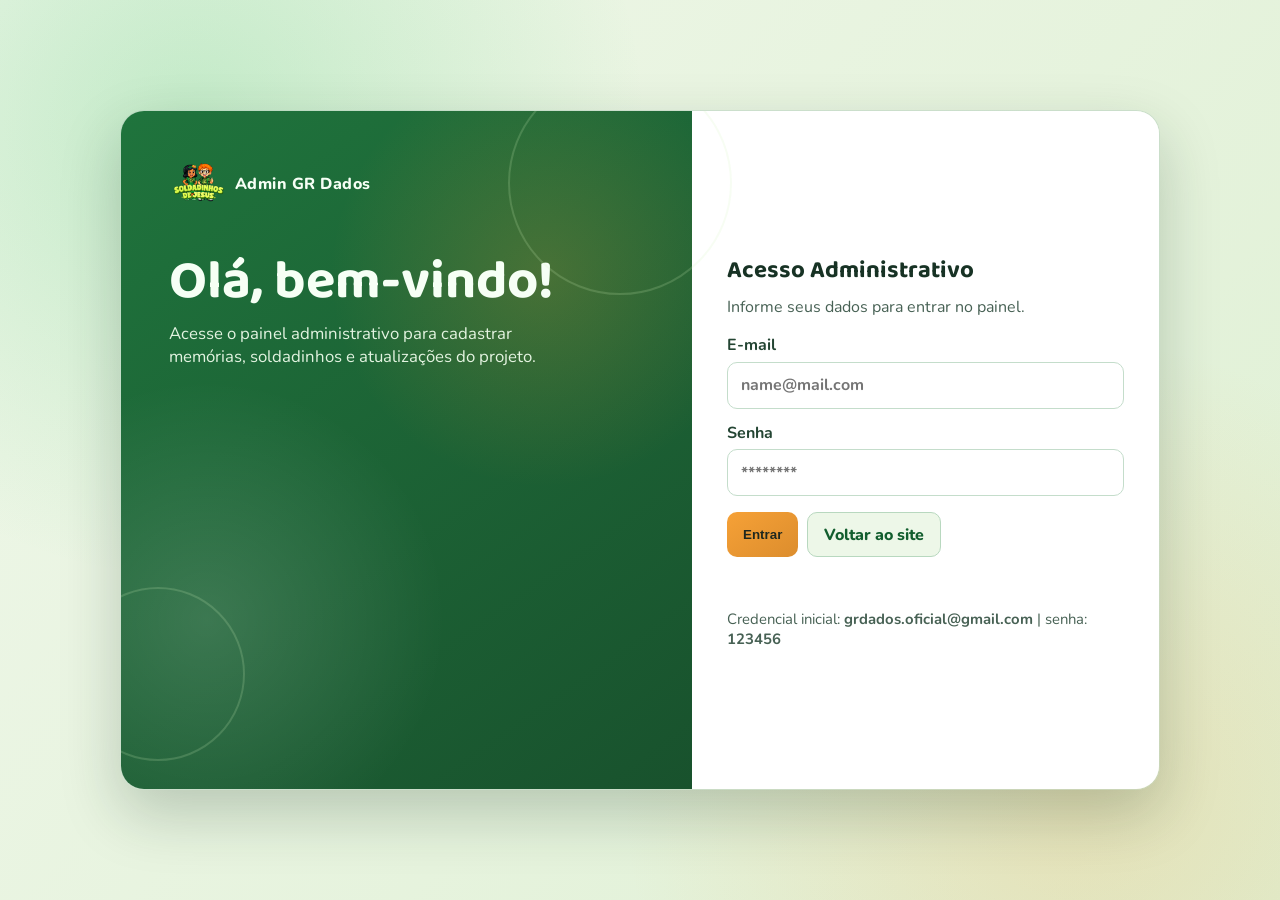
<file: admin.html>
﻿<!doctype html>
<html lang="pt-BR">
  <head>
    <meta charset="UTF-8" />
    <meta name="viewport" content="width=device-width, initial-scale=1.0" />
    <title>Painel Admin | Soldadinhos de Jesus</title>
    <link rel="preconnect" href="https://fonts.googleapis.com" />
    <link rel="preconnect" href="https://fonts.gstatic.com" crossorigin />
    <link
      href="https://fonts.googleapis.com/css2?family=Baloo+2:wght@600;700;800&family=Nunito:wght@400;600;700;800&display=swap"
      rel="stylesheet"
    />
    <link rel="stylesheet" href="admin.css" />
  </head>
  <body>
    <header class="admin-header">
      <div class="admin-container admin-header-wrap">
        <div>
          <p class="eyebrow">Painel Administrativo</p>
          <h1>Gestão do Projeto Soldadinhos de Jesus</h1>
        </div>
        <div class="admin-header-actions">
          <a class="btn btn-light" href="index.html">Voltar ao site</a>
          <button class="btn btn-muted" id="logoutAdmin" type="button">Sair</button>
        </div>
      </div>
    </header>

    <main class="admin-container admin-main">
      <section class="admin-panel">
        <div class="panel-head">
          <h2>Configuração do Cloudinary</h2>
        </div>
        <form id="cloudForm" class="admin-form compact-form">
          <label>
            Cloud Name
            <input id="cloudName" placeholder="ex: grdados" required />
          </label>
          <label>
            Upload Preset (unsigned)
            <input id="uploadPreset" placeholder="ex: soldadinhos_upload" required />
          </label>
          <label>
            Largura padrão das imagens
            <select id="imageWidth">
              <option value="800">800px</option>
              <option value="1200">1200px</option>
              <option value="1600">1600px</option>
            </select>
          </label>
          <div class="form-actions">
            <button type="submit" class="btn btn-primary">Salvar configuração</button>
            <span id="cloudStatus" class="form-status" aria-live="polite"></span>
          </div>
        </form>
      </section>

      <section class="admin-tabs-panel">
        <div class="admin-tabs" role="tablist" aria-label="Menu de gestão">
          <button class="admin-tab is-active" type="button" data-tab="memories">Criar Memórias</button>
          <button class="admin-tab" type="button" data-tab="soldiers">Criar Cartão de Soldadinho</button>
        </div>

        <div class="admin-tab-panels">
          <section class="admin-tab-panel is-active" id="tab-memories" data-panel="memories">
            <div class="admin-panel">
              <div class="panel-head">
                <h2>Eventos (hero + galeria)</h2>
                <button type="button" class="btn btn-danger" id="resetEvents">Restaurar padrão</button>
              </div>
              <form id="eventForm" class="admin-form">
                <input type="hidden" id="eventIndex" value="" />
                <label>
                  Título do evento
                  <input id="eventTitle" required />
                </label>
                <label>
                  Data do evento
                  <input id="eventDate" type="date" />
                </label>
                <label class="full-col">
                  Resumo do evento
                  <textarea id="eventSummary" rows="3"></textarea>
                </label>
                <label class="full-col">
                  URLs das fotos (1 por linha)
                  <textarea id="eventPhotoUrls" rows="5" placeholder="https://...&#10;https://..."></textarea>
                </label>
                <label class="full-col">
                  Upload de fotos (múltiplas)
                  <input id="eventPhotoFiles" type="file" accept="image/*" multiple />
                </label>
                <div class="form-actions full-col">
                  <button type="submit" class="btn btn-primary">Salvar evento</button>
                  <button type="button" class="btn btn-muted" id="cancelEventEdit">Cancelar edição</button>
                  <span id="eventStatus" class="form-status" aria-live="polite"></span>
                </div>
              </form>
              <div id="eventList" class="admin-list"></div>
            </div>

          </section>

          <section class="admin-tab-panel" id="tab-soldiers" data-panel="soldiers">
            <div class="admin-panel">
              <div class="panel-head">
                <h2>Cartão de Soldadinho</h2>
                <button type="button" class="btn btn-danger" id="resetSoldiers">Restaurar padrão</button>
              </div>
              <form id="soldierForm" class="admin-form">
                <input type="hidden" id="soldierIndex" value="" />
                <label>
                  Nome
                  <input id="soldierName" required />
                </label>
                <label>
                  Habilidade principal
                  <input id="soldierRole" required placeholder="ex: Louvor e Alegria" />
                </label>
                <label class="full-col">
                  Características (separadas por vírgula)
                  <input id="soldierTraits" placeholder="ex: Educação, Energia, Brincalhão" />
                </label>
                <label class="full-col">
                  Medalhas (separadas por vírgula)
                  <input id="soldierMedals" placeholder="ex: Coragem, Fé, Amizade" />
                </label>
                <label>
                  URL da foto (opcional)
                  <input id="soldierPhoto" type="url" />
                </label>
                <label>
                  Upload da foto
                  <input id="soldierFile" type="file" accept="image/*" />
                </label>
                <div class="form-actions full-col">
                  <button type="button" class="btn btn-muted" id="uploadSoldierImage">Enviar foto</button>
                  <button type="submit" class="btn btn-primary">Salvar soldadinho</button>
                  <button type="button" class="btn btn-muted" id="cancelSoldierEdit">Cancelar edição</button>
                  <span id="soldierUploadStatus" class="upload-status"></span>
                  <span id="soldierStatus" class="form-status" aria-live="polite"></span>
                </div>
              </form>
              <div id="soldierList" class="admin-list"></div>
            </div>
          </section>

        </div>
      </section>
    </main>

    <script src="admin.js"></script>
  </body>
</html>
</file>
<file: admin.css>
﻿:root {
  --bg: #eef6e7;
  --surface: #ffffff;
  --text: #163426;
  --text-soft: #476154;
  --brand: #1f8f45;
  --accent: #f5a83a;
  --danger: #c84747;
  --line: #d6e6d6;
  --shadow: 0 12px 28px rgba(14, 48, 30, 0.14);
}

* {
  box-sizing: border-box;
}

body {
  margin: 0;
  font-family: "Nunito", sans-serif;
  background: var(--bg);
  color: var(--text);
}

.admin-container {
  width: min(1140px, 92%);
  margin: 0 auto;
}

.admin-header {
  background: linear-gradient(130deg, #1a7c3e, #2ea65a);
  color: #f2fff5;
  padding: 1.2rem 0;
}

.admin-header-wrap {
  display: flex;
  justify-content: space-between;
  align-items: center;
  gap: 1rem;
}

.admin-header-actions {
  display: flex;
  gap: 0.5rem;
  align-items: center;
}

.eyebrow {
  margin: 0;
  letter-spacing: 0.08em;
  text-transform: uppercase;
  font-size: 0.77rem;
  font-weight: 800;
  color: #ffe6be;
}

h1,
h2 {
  margin: 0;
  font-family: "Baloo 2", cursive;
}

h1 {
  font-size: clamp(1.4rem, 3.6vw, 2.1rem);
}

h2 {
  font-size: clamp(1.2rem, 3vw, 1.6rem);
}

.admin-main {
  display: grid;
  gap: 1rem;
  padding: 1.2rem 0 2rem;
}

.admin-panel,
.admin-tabs-panel {
  background: var(--surface);
  border-radius: 18px;
  box-shadow: var(--shadow);
  padding: 1rem;
}

.panel-head {
  display: flex;
  justify-content: space-between;
  align-items: center;
  gap: 1rem;
  margin-bottom: 0.8rem;
}

.admin-tabs {
  display: flex;
  gap: 0.5rem;
  flex-wrap: wrap;
  margin-bottom: 0.9rem;
}

.admin-tab {
  border: 1px solid #cae1c9;
  background: #f3fbf1;
  color: #215e37;
  border-radius: 999px;
  padding: 0.52rem 0.9rem;
  font-weight: 800;
  cursor: pointer;
}

.admin-tab.is-active {
  background: #1f8f45;
  color: #fff;
  border-color: #1f8f45;
  box-shadow: 0 8px 15px rgba(17, 99, 49, 0.2);
}

.admin-tab-panel {
  display: none;
  gap: 1rem;
}

.admin-tab-panel.is-active {
  display: grid;
}

.admin-form {
  display: grid;
  grid-template-columns: repeat(2, minmax(0, 1fr));
  gap: 0.75rem;
  margin-bottom: 1rem;
}

.admin-form.compact-form {
  grid-template-columns: repeat(2, minmax(0, 1fr));
}

.admin-form label {
  display: grid;
  gap: 0.35rem;
  font-weight: 700;
  color: var(--text-soft);
}

.full-col {
  grid-column: 1 / -1;
}

.admin-form textarea,
.admin-form input {
  width: 100%;
  border: 1px solid #cfe0cc;
  border-radius: 10px;
  padding: 0.72rem;
  font: inherit;
}

.admin-form textarea {
  resize: vertical;
  min-height: 88px;
}

.form-actions {
  grid-column: 1 / -1;
  display: flex;
  gap: 0.55rem;
  flex-wrap: wrap;
  align-items: center;
}

.btn {
  border: 0;
  border-radius: 999px;
  padding: 0.62rem 1rem;
  font-weight: 800;
  cursor: pointer;
  text-decoration: none;
  display: inline-flex;
  align-items: center;
  justify-content: center;
}

.btn-primary {
  background: var(--accent);
  color: #2e1d08;
}

.btn-light {
  background: #ffffff;
  color: #1d7038;
}

.btn-muted {
  background: #e8f0e6;
  color: #365544;
}

.btn-danger {
  background: #fdecec;
  color: var(--danger);
}

.upload-status {
  font-weight: 700;
  color: #2a6f43;
  align-self: center;
}

.form-status {
  font-weight: 800;
  align-self: center;
  padding: 0.35rem 0.6rem;
  border-radius: 8px;
  min-height: 34px;
  display: inline-flex;
  align-items: center;
}

.form-status.success {
  color: #145c33;
  background: #e7f6ea;
  border: 1px solid #b7ddbf;
}

.form-status.error {
  color: #9f2d2d;
  background: #fdecec;
  border: 1px solid #f0bcbc;
}

.admin-list {
  display: grid;
  gap: 0.7rem;
}

.list-item {
  border: 1px solid var(--line);
  border-radius: 12px;
  padding: 0.7rem;
  display: flex;
  justify-content: space-between;
  gap: 0.8rem;
  background: #fdfefd;
}

.list-item.soldier-item {
  align-items: center;
}

.item-title {
  margin: 0 0 0.25rem;
  font-weight: 800;
}

.item-sub {
  margin: 0;
  color: var(--text-soft);
  font-size: 0.94rem;
}

.soldier-preview {
  width: 54px;
  height: 54px;
  object-fit: cover;
  border-radius: 10px;
  border: 1px solid #cde3ca;
}

.item-actions {
  display: flex;
  gap: 0.35rem;
  align-items: flex-start;
}

.item-actions button {
  border: 0;
  border-radius: 8px;
  font-weight: 700;
  padding: 0.4rem 0.65rem;
  cursor: pointer;
}

.edit-btn {
  background: #e9f5e8;
  color: #1d7038;
}

.delete-btn {
  background: #fdecec;
  color: var(--danger);
}

@media (max-width: 760px) {
  .admin-form,
  .admin-form.compact-form {
    grid-template-columns: 1fr;
  }

  .list-item {
    flex-direction: column;
  }

  .admin-header-wrap,
  .panel-head {
    flex-direction: column;
    align-items: flex-start;
  }

  .admin-tab {
    width: 100%;
    justify-content: center;
  }
}
</file>
<file: login.css>
:root {
  --bg1: #eff7e9;
  --bg2: #dff0d4;
  --card: #ffffff;
  --text: #173224;
  --text-soft: #476154;
  --primary: #2c9f49;
  --primary-dark: #125e2e;
  --accent: #f6a137;
  --accent-dark: #dc8d2d;
}

* { box-sizing: border-box; }

body {
  margin: 0;
  font-family: "Nunito", sans-serif;
  min-height: 100vh;
  background:
    radial-gradient(circle at 15% 14%, rgba(59, 196, 102, 0.24), transparent 34%),
    radial-gradient(circle at 84% 88%, rgba(246, 161, 55, 0.2), transparent 34%),
    linear-gradient(130deg, var(--bg1), var(--bg2));
  color: var(--text);
}

.login-page {
  min-height: 100vh;
  display: grid;
  place-items: center;
  padding: 1rem;
}

.login-shell {
  width: min(1040px, 96%);
  min-height: min(82vh, 680px);
  background: rgba(255, 255, 255, 0.34);
  border: 1px solid rgba(18, 94, 46, 0.16);
  border-radius: 24px;
  overflow: hidden;
  display: grid;
  grid-template-columns: 1.1fr 0.9fr;
  box-shadow: 0 24px 60px rgba(12, 47, 29, 0.22);
}

.login-visual {
  position: relative;
  padding: clamp(1.2rem, 4vw, 3rem);
  color: #f6fff5;
  background:
    radial-gradient(circle at 74% 24%, rgba(246, 161, 55, 0.2), transparent 32%),
    radial-gradient(circle at 15% 75%, rgba(255, 255, 255, 0.14), transparent 34%),
    linear-gradient(145deg, rgba(21, 109, 52, 0.95), rgba(13, 73, 35, 0.95));
}

.login-visual::before,
.login-visual::after {
  content: "";
  position: absolute;
  border-radius: 999px;
  border: 2px solid rgba(207, 241, 190, 0.18);
}

.login-visual::before {
  width: 220px;
  height: 220px;
  top: -40px;
  right: -40px;
}

.login-visual::after {
  width: 170px;
  height: 170px;
  bottom: 28px;
  left: -50px;
}

.visual-brand {
  display: inline-flex;
  align-items: center;
  gap: 0.5rem;
  font-weight: 800;
  letter-spacing: 0.03em;
}

.visual-brand img {
  width: 58px;
  height: auto;
}

.login-visual h1 {
  font-family: "Baloo 2", cursive;
  font-size: clamp(2rem, 4.8vw, 3.4rem);
  margin: 2.5rem 0 0.7rem;
  line-height: 1.04;
}

.login-visual p {
  margin: 0;
  max-width: 38ch;
  color: rgba(243, 255, 239, 0.92);
  font-size: 1.05rem;
}

.login-form-panel {
  background: var(--card);
  padding: clamp(1.1rem, 3vw, 2.2rem);
  display: grid;
  align-content: center;
}

.login-form-panel h2 {
  margin: 0;
  color: var(--text);
  font-family: "Baloo 2", cursive;
}

.login-sub {
  margin: 0.4rem 0 1rem;
  color: var(--text-soft);
}

.login-form {
  display: grid;
  gap: 0.8rem;
}

.login-form label {
  display: grid;
  gap: 0.35rem;
  font-weight: 700;
  color: #244533;
}

.login-form input {
  width: 100%;
  border: 1px solid #c4ddcb;
  border-radius: 10px;
  padding: 0.72rem 0.82rem;
  font: inherit;
}

.login-form input:focus {
  outline: none;
  border-color: var(--primary);
  box-shadow: 0 0 0 3px rgba(44, 159, 73, 0.2);
}

.login-actions {
  display: flex;
  gap: 0.55rem;
  flex-wrap: wrap;
  margin-top: 0.2rem;
}

.btn {
  border: 0;
  border-radius: 10px;
  padding: 0.66rem 1rem;
  font-weight: 800;
  text-decoration: none;
  cursor: pointer;
  display: inline-flex;
  justify-content: center;
  align-items: center;
}

.btn-primary {
  background: linear-gradient(145deg, var(--accent), var(--accent-dark));
  color: #1f281f;
}

.btn-outline {
  background: #edf7e8;
  color: var(--primary-dark);
  border: 1px solid #b8d8bf;
}

.login-status {
  min-height: 24px;
  margin: 0.1rem 0 0;
  font-weight: 800;
  color: var(--primary-dark);
}

.login-status.error {
  color: #b02a2a;
}

.login-help {
  margin: 0.85rem 0 0;
  color: #476154;
  font-size: 0.93rem;
}

@media (max-width: 900px) {
  .login-shell {
    grid-template-columns: 1fr;
    min-height: auto;
  }

  .login-visual {
    min-height: 240px;
  }

  .login-actions .btn {
    width: 100%;
  }
}
</file>
